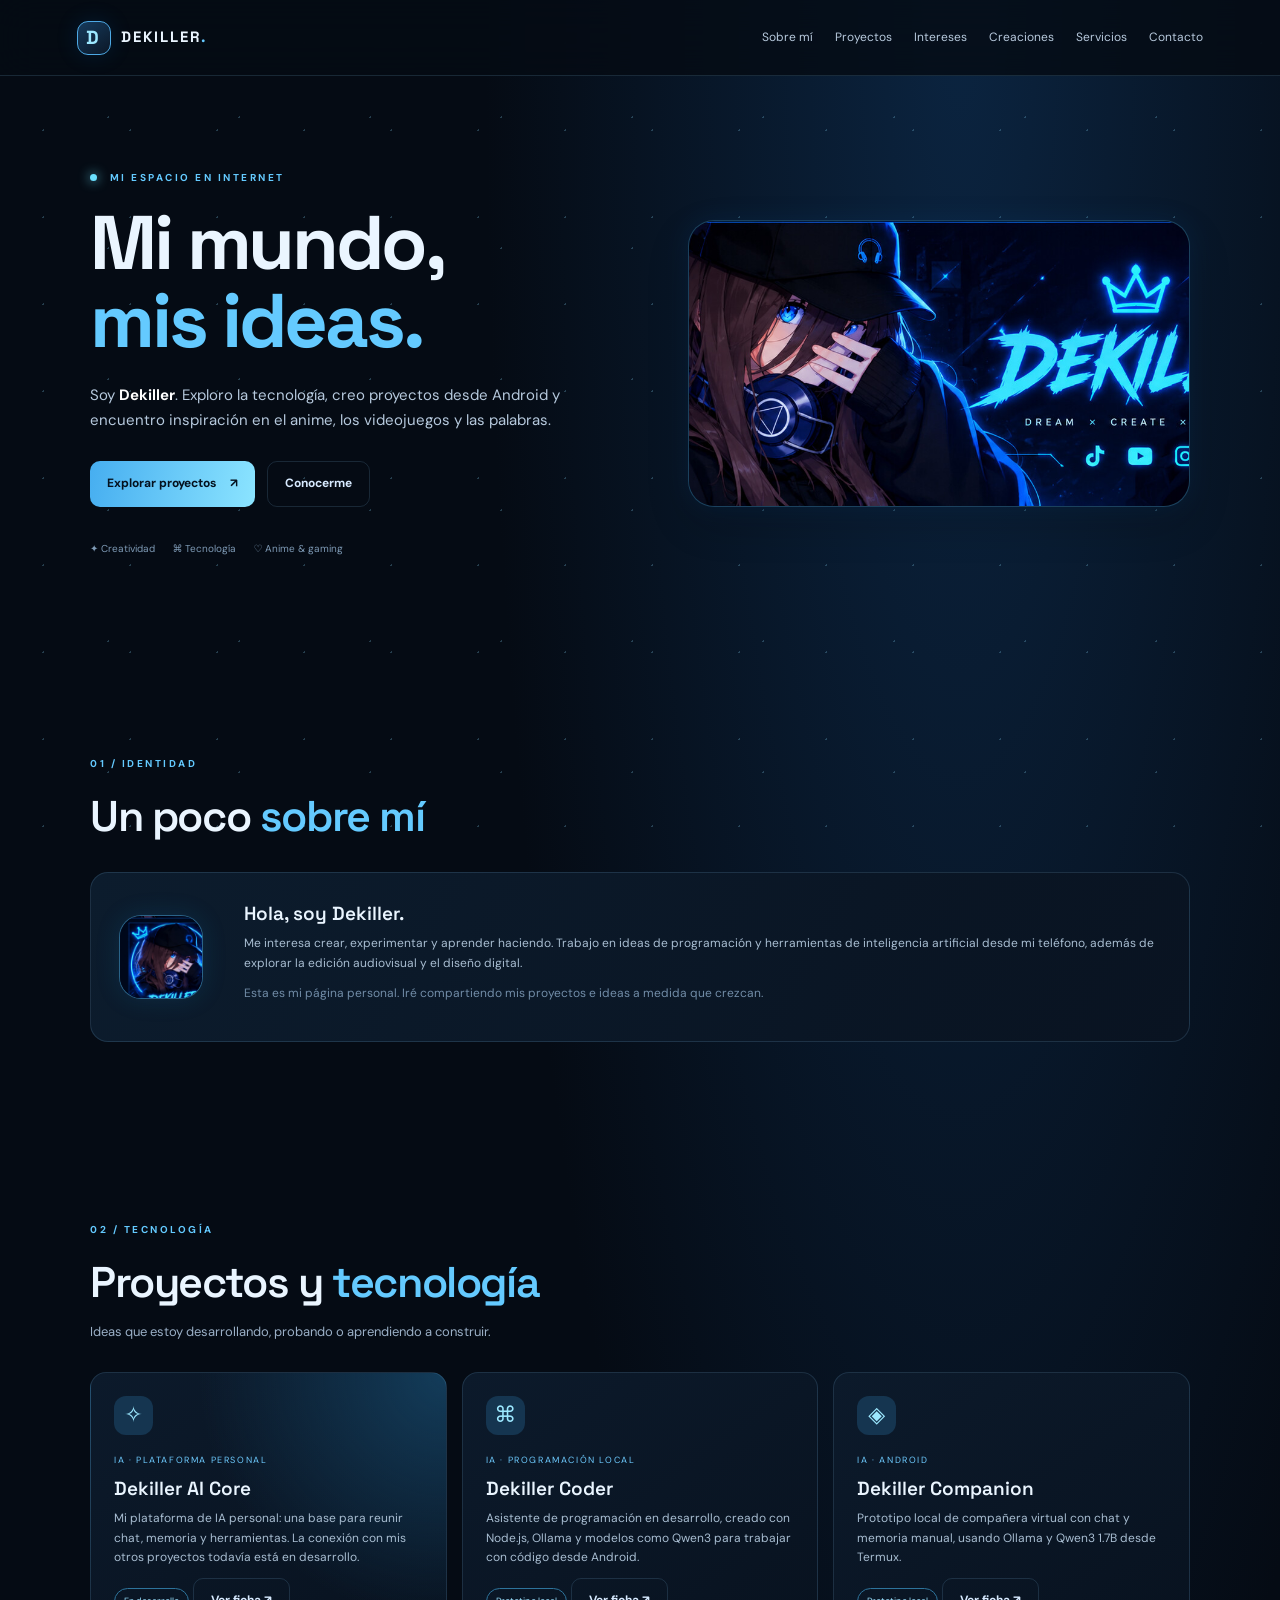
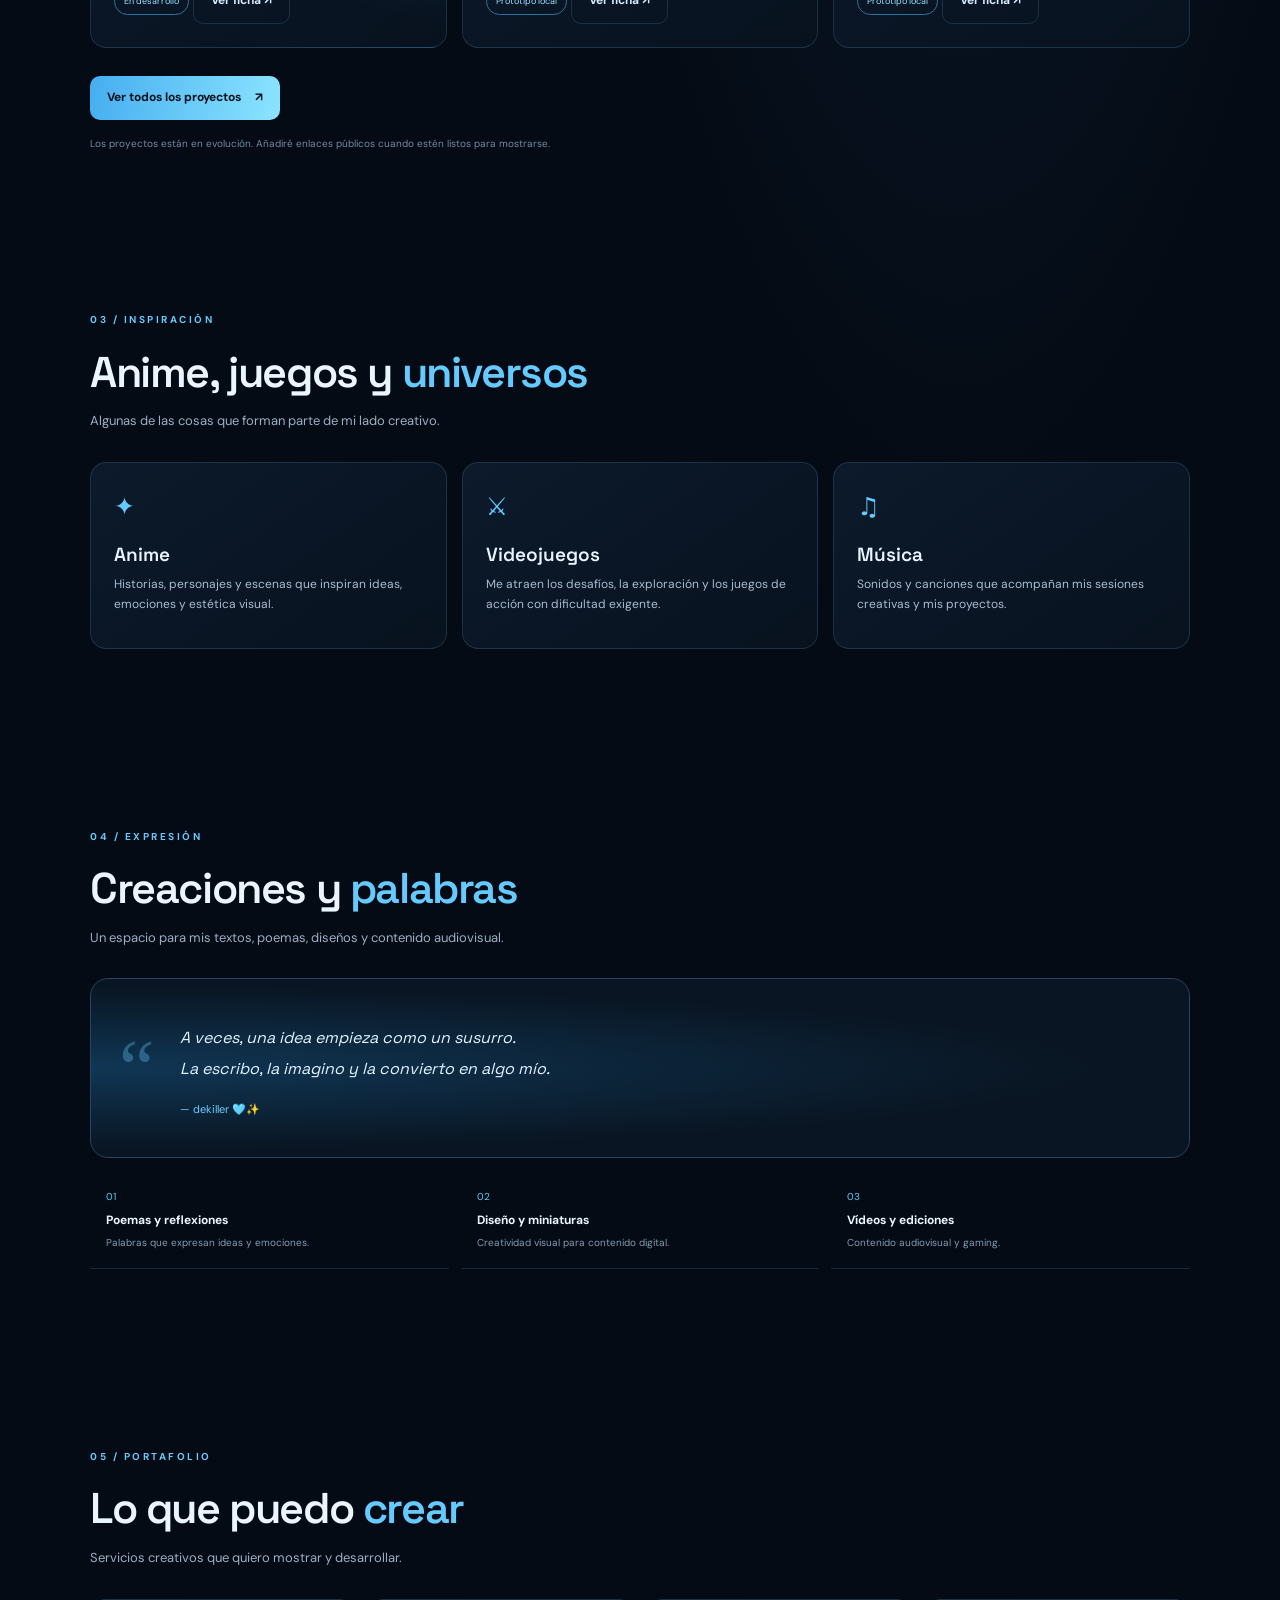
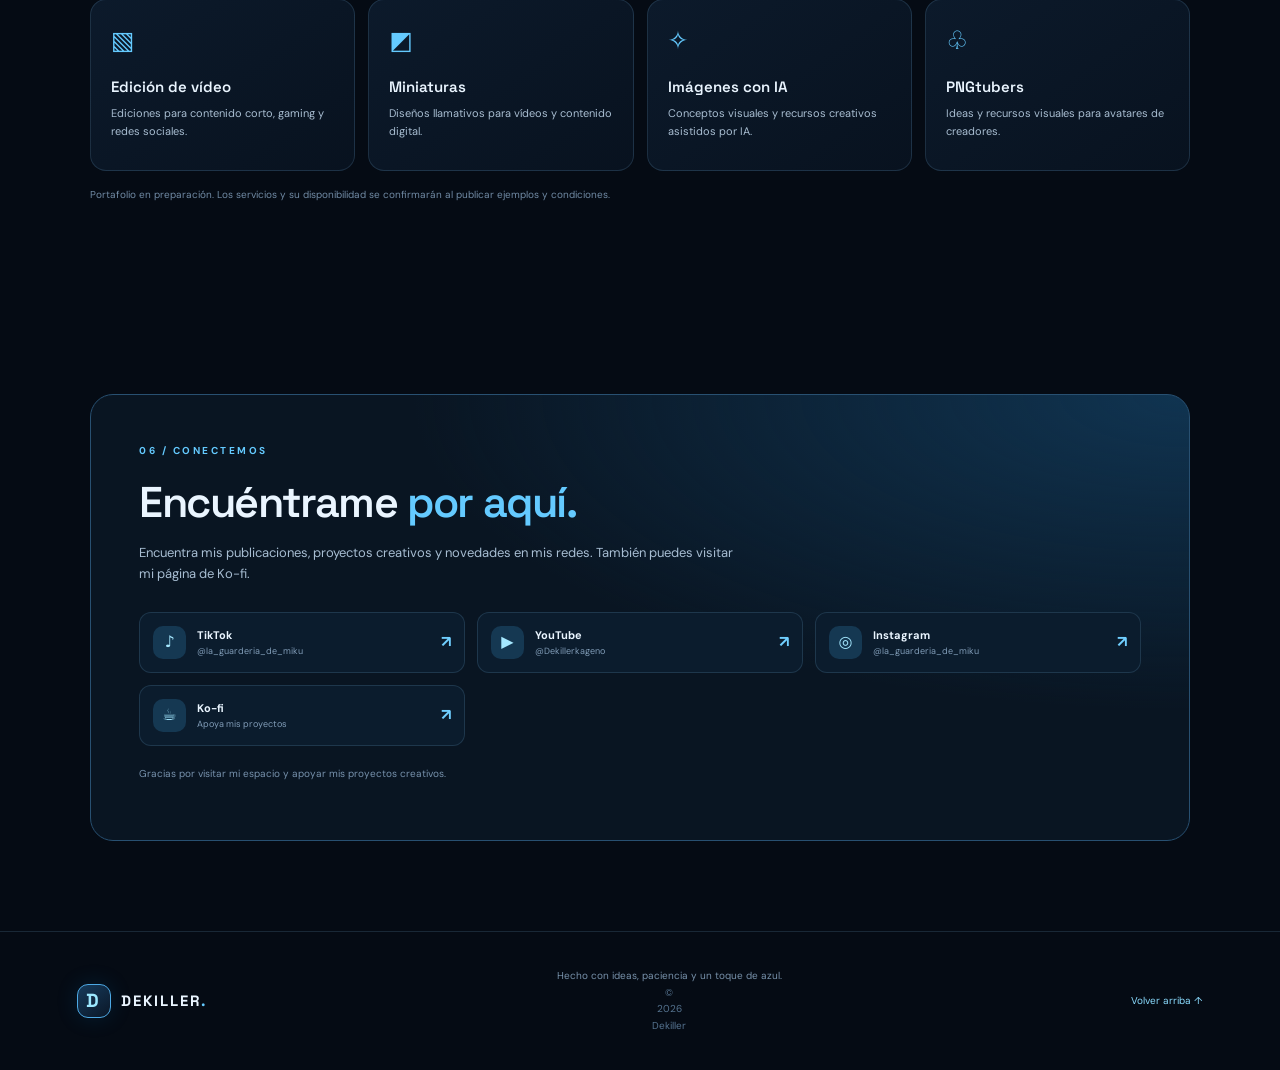
<file: index.html>
<!doctype html>
<html lang="es">
<head>
  <meta charset="utf-8">
  <meta name="viewport" content="width=device-width, initial-scale=1">
  <meta name="theme-color" content="#07111f">
  <meta name="description" content="Dekiller: tecnología, creatividad, anime, videojuegos, inteligencia artificial y proyectos personales.">
  <meta name="author" content="Dekiller">
  <meta property="og:title" content="Dekiller — Mi mundo, mis ideas">
  <meta property="og:description" content="Explora mis proyectos, creaciones y universo creativo.">
  <meta property="og:type" content="website">
  <title>Dekiller — Mi mundo, mis ideas</title>
  <link rel="stylesheet" href="style.css">
</head>
<body>
  <div class="stars" aria-hidden="true"></div>

  <header class="topbar">
    <a class="brand" href="#inicio" aria-label="Dekiller, inicio">
      <span class="brand-mark">D</span>
      <span>DEKILLER<span class="brand-dot">.</span></span>
    </a>

    <button class="menu-toggle" id="menuToggle"
      aria-label="Abrir menú" aria-expanded="false"
      aria-controls="mainNav">☰</button>

    <nav id="mainNav" aria-label="Navegación principal">
      <a href="#sobre-mi">Sobre mí</a>
      <a href="#proyectos">Proyectos</a>
      <a href="#intereses">Intereses</a>
      <a href="#creaciones">Creaciones</a>
      <a href="#servicios">Servicios</a>
      <a href="#contacto">Contacto</a>
    </nav>
  </header>

  <main>
    <!-- INICIO -->
    <section class="hero section" id="inicio">
      <div class="hero-copy">
        <p class="eyebrow">
          <span class="pulse"></span> MI ESPACIO EN INTERNET
        </p>

        <h1>Mi mundo,<br><span>mis ideas.</span></h1>

        <p class="hero-text">
          Soy <strong>Dekiller</strong>. Exploro la tecnología,
          creo proyectos desde Android y encuentro inspiración
          en el anime, los videojuegos y las palabras.
        </p>

        <div class="hero-actions">
          <a class="button primary" href="#proyectos">
            Explorar proyectos <span>↗</span>
          </a>
          <a class="button ghost" href="#sobre-mi">Conocerme</a>
        </div>

        <div class="hero-meta">
          <span>✦ Creatividad</span>
          <span>⌘ Tecnología</span>
          <span>♡ Anime &amp; gaming</span>
        </div>
      </div>

      <div class="hero-art hero-art-image">
        <img
          src="assets/dekiller-portada.jpg"
          alt="Portada de Dekiller con estética anime y tecnología azul neón"
          fetchpriority="high">
      </div>
    </section>

    <!-- SOBRE MÍ -->
    <section class="section about" id="sobre-mi">
      <div class="section-heading">
        <p class="eyebrow">01 / IDENTIDAD</p>
        <h2>Un poco <span>sobre mí</span></h2>
      </div>

      <div class="about-card">
        <div class="avatar avatar-image">
          <img
            src="assets/dekiller-avatar.jpg"
            alt="Avatar de Dekiller"
            loading="lazy">
        </div>

        <div>
          <h3>Hola, soy Dekiller.</h3>
          <p>
            Me interesa crear, experimentar y aprender haciendo.
            Trabajo en ideas de programación y herramientas de
            inteligencia artificial desde mi teléfono, además de
            explorar la edición audiovisual y el diseño digital.
          </p>
          <p class="muted">
            Esta es mi página personal. Iré compartiendo mis
            proyectos e ideas a medida que crezcan.
          </p>
        </div>
      </div>
    </section>

    <!-- PROYECTOS -->
    <section class="section" id="proyectos">
      <div class="section-heading">
        <p class="eyebrow">02 / TECNOLOGÍA</p>
        <h2>Proyectos y <span>tecnología</span></h2>
        <p class="section-intro">
          Ideas que estoy desarrollando, probando o aprendiendo a construir.
        </p>
      </div>

      <div class="card-grid">
        <article class="project-card featured">
          <div class="card-icon">✧</div>
          <p class="card-kicker">IA · PLATAFORMA PERSONAL</p>
          <h3>Dekiller AI Core</h3>
          <p>
            Mi plataforma de IA personal: una base para reunir chat,
            memoria y herramientas. La conexión con mis otros proyectos
            todavía está en desarrollo.
          </p>
          <span class="tag">En desarrollo</span>
          <a class="button ghost" href="proyectos.html#ia">Ver ficha ↗</a>
        </article>

        <article class="project-card">
          <div class="card-icon">⌘</div>
          <p class="card-kicker">IA · PROGRAMACIÓN LOCAL</p>
          <h3>Dekiller Coder</h3>
          <p>
            Asistente de programación en desarrollo, creado con Node.js,
            Ollama y modelos como Qwen3 para trabajar con código desde Android.
          </p>
          <span class="tag">Prototipo local</span>
          <a class="button ghost" href="proyectos.html#ia">Ver ficha ↗</a>
        </article>

        <article class="project-card">
          <div class="card-icon">◈</div>
          <p class="card-kicker">IA · ANDROID</p>
          <h3>Dekiller Companion</h3>
          <p>
            Prototipo local de compañera virtual con chat y memoria manual,
            usando Ollama y Qwen3 1.7B desde Termux.
          </p>
          <span class="tag">Prototipo local</span>
          <a class="button ghost" href="proyectos.html#ia">Ver ficha ↗</a>
        </article>
      </div>

      <div class="hero-actions">
        <a class="button primary" href="proyectos.html">
          Ver todos los proyectos <span>↗</span>
        </a>
      </div>

      <p class="notice">
        Los proyectos están en evolución. Añadiré enlaces públicos
        cuando estén listos para mostrarse.
      </p>
    </section>

    <!-- INTERESES -->
    <section class="section interests" id="intereses">
      <div class="section-heading">
        <p class="eyebrow">03 / INSPIRACIÓN</p>
        <h2>Anime, juegos y <span>universos</span></h2>
        <p class="section-intro">
          Algunas de las cosas que forman parte de mi lado creativo.
        </p>
      </div>

      <div class="interest-grid">
        <article class="interest-card">
          <span class="interest-symbol">✦</span>
          <h3>Anime</h3>
          <p>
            Historias, personajes y escenas que inspiran ideas,
            emociones y estética visual.
          </p>
        </article>

        <article class="interest-card">
          <span class="interest-symbol">⚔</span>
          <h3>Videojuegos</h3>
          <p>
            Me atraen los desafíos, la exploración y los juegos
            de acción con dificultad exigente.
          </p>
        </article>

        <article class="interest-card">
          <span class="interest-symbol">♫</span>
          <h3>Música</h3>
          <p>
            Sonidos y canciones que acompañan mis sesiones
            creativas y mis proyectos.
          </p>
        </article>
      </div>
    </section>

    <!-- CREACIONES -->
    <section class="section" id="creaciones">
      <div class="section-heading">
        <p class="eyebrow">04 / EXPRESIÓN</p>
        <h2>Creaciones y <span>palabras</span></h2>
        <p class="section-intro">
          Un espacio para mis textos, poemas, diseños y contenido audiovisual.
        </p>
      </div>

      <div class="creation-panel">
        <div class="creation-mark">“</div>
        <div>
          <p class="poem">
            A veces, una idea empieza como un susurro.<br>
            La escribo, la imagino y la convierto en algo mío.
          </p>
          <p class="signature">— dekiller 🩵✨</p>
        </div>
      </div>

      <div class="creation-links">
        <div>
          <span>01</span>
          <strong>Poemas y reflexiones</strong>
          <small>Palabras que expresan ideas y emociones.</small>
        </div>
        <div>
          <span>02</span>
          <strong>Diseño y miniaturas</strong>
          <small>Creatividad visual para contenido digital.</small>
        </div>
        <div>
          <span>03</span>
          <strong>Vídeos y ediciones</strong>
          <small>Contenido audiovisual y gaming.</small>
        </div>
      </div>
    </section>

    <!-- SERVICIOS -->
    <section class="section" id="servicios">
      <div class="section-heading">
        <p class="eyebrow">05 / PORTAFOLIO</p>
        <h2>Lo que puedo <span>crear</span></h2>
        <p class="section-intro">
          Servicios creativos que quiero mostrar y desarrollar.
        </p>
      </div>

      <div class="service-grid">
        <article class="service-card">
          <span>▧</span>
          <h3>Edición de vídeo</h3>
          <p>Ediciones para contenido corto, gaming y redes sociales.</p>
        </article>

        <article class="service-card">
          <span>◩</span>
          <h3>Miniaturas</h3>
          <p>Diseños llamativos para vídeos y contenido digital.</p>
        </article>

        <article class="service-card">
          <span>✧</span>
          <h3>Imágenes con IA</h3>
          <p>Conceptos visuales y recursos creativos asistidos por IA.</p>
        </article>

        <article class="service-card">
          <span>♧</span>
          <h3>PNGtubers</h3>
          <p>Ideas y recursos visuales para avatares de creadores.</p>
        </article>
      </div>

      <p class="notice">
        Portafolio en preparación. Los servicios y su disponibilidad
        se confirmarán al publicar ejemplos y condiciones.
      </p>
    </section>

    <!-- CONTACTO Y REDES -->
    <section class="section contact" id="contacto">
      <div class="contact-box">
        <p class="eyebrow">06 / CONECTEMOS</p>
        <h2>Encuéntrame <span>por aquí.</span></h2>
        <p>
          Encuentra mis publicaciones, proyectos creativos y novedades
          en mis redes. También puedes visitar mi página de Ko-fi.
        </p>

        <div class="social-list">
          <a
            href="https://www.tiktok.com/@la_guarderia_de_miku"
            target="_blank"
            rel="noopener noreferrer">
            <span class="social-icon">♪</span>
            <span>
              <strong>TikTok</strong>
              <small>@la_guarderia_de_miku</small>
            </span>
            <b>↗</b>
          </a>

          <a
            href="https://www.youtube.com/@Dekillerkageno"
            target="_blank"
            rel="noopener noreferrer">
            <span class="social-icon">▶</span>
            <span>
              <strong>YouTube</strong>
              <small>@Dekillerkageno</small>
            </span>
            <b>↗</b>
          </a>

          <a
            href="https://www.instagram.com/la_guarderia_de_miku/"
            target="_blank"
            rel="noopener noreferrer">
            <span class="social-icon">◎</span>
            <span>
              <strong>Instagram</strong>
              <small>@la_guarderia_de_miku</small>
            </span>
            <b>↗</b>
          </a>

          <a
            href="https://ko-fi.com/dekiller"
            target="_blank"
            rel="noopener noreferrer">
            <span class="social-icon">☕</span>
            <span>
              <strong>Ko-fi</strong>
              <small>Apoya mis proyectos</small>
            </span>
            <b>↗</b>
          </a>
        </div>

        <p class="privacy-note">
          Gracias por visitar mi espacio y apoyar mis proyectos creativos.
        </p>
      </div>
    </section>
  </main>

  <!-- PIE DE PÁGINA -->
  <footer>
    <a class="brand" href="#inicio">
      <span class="brand-mark">D</span>
      <span>DEKILLER<span class="brand-dot">.</span></span>
    </a>

    <p>
      Hecho con ideas, paciencia y un toque de azul.
      <span>© <span id="year"></span> Dekiller</span>
    </p>

    <a href="#inicio" class="back-top">Volver arriba ↑</a>
  </footer>

  <script src="script.js"></script>
</body>
  </html>
</file>
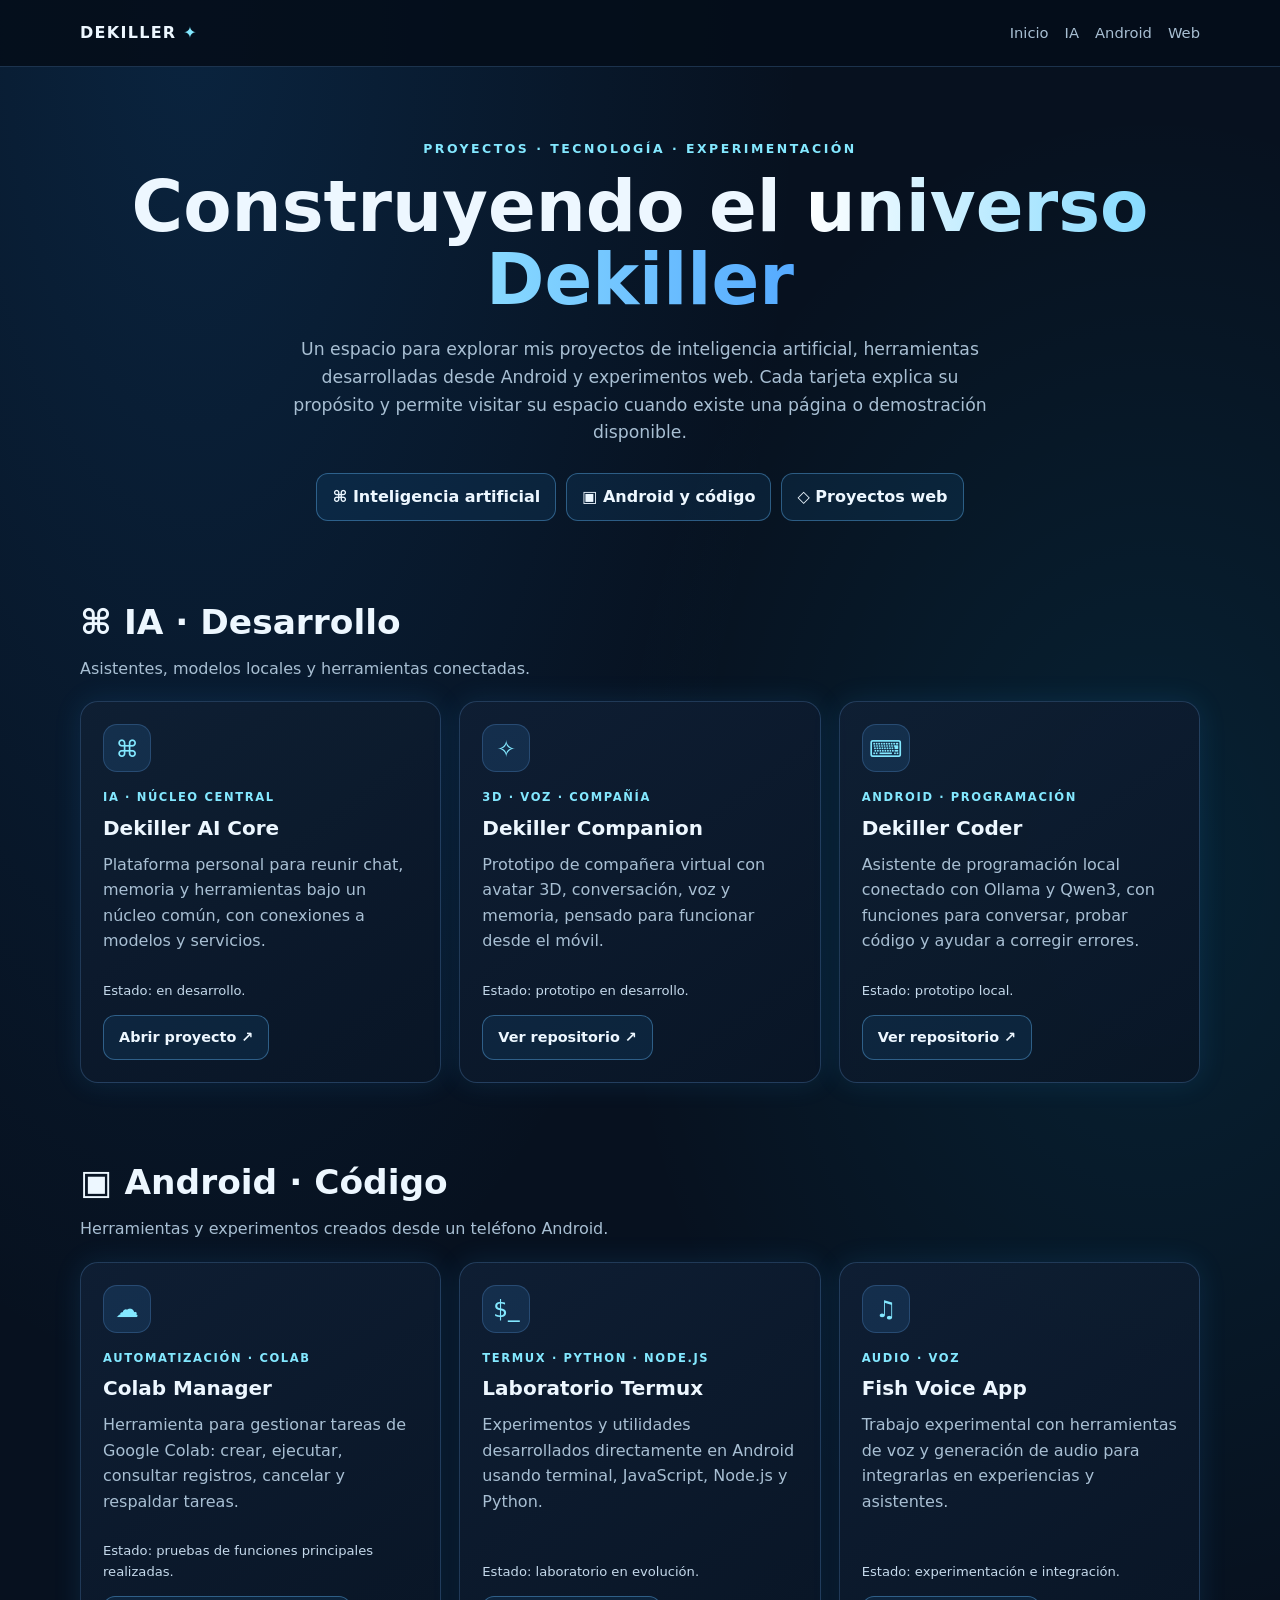
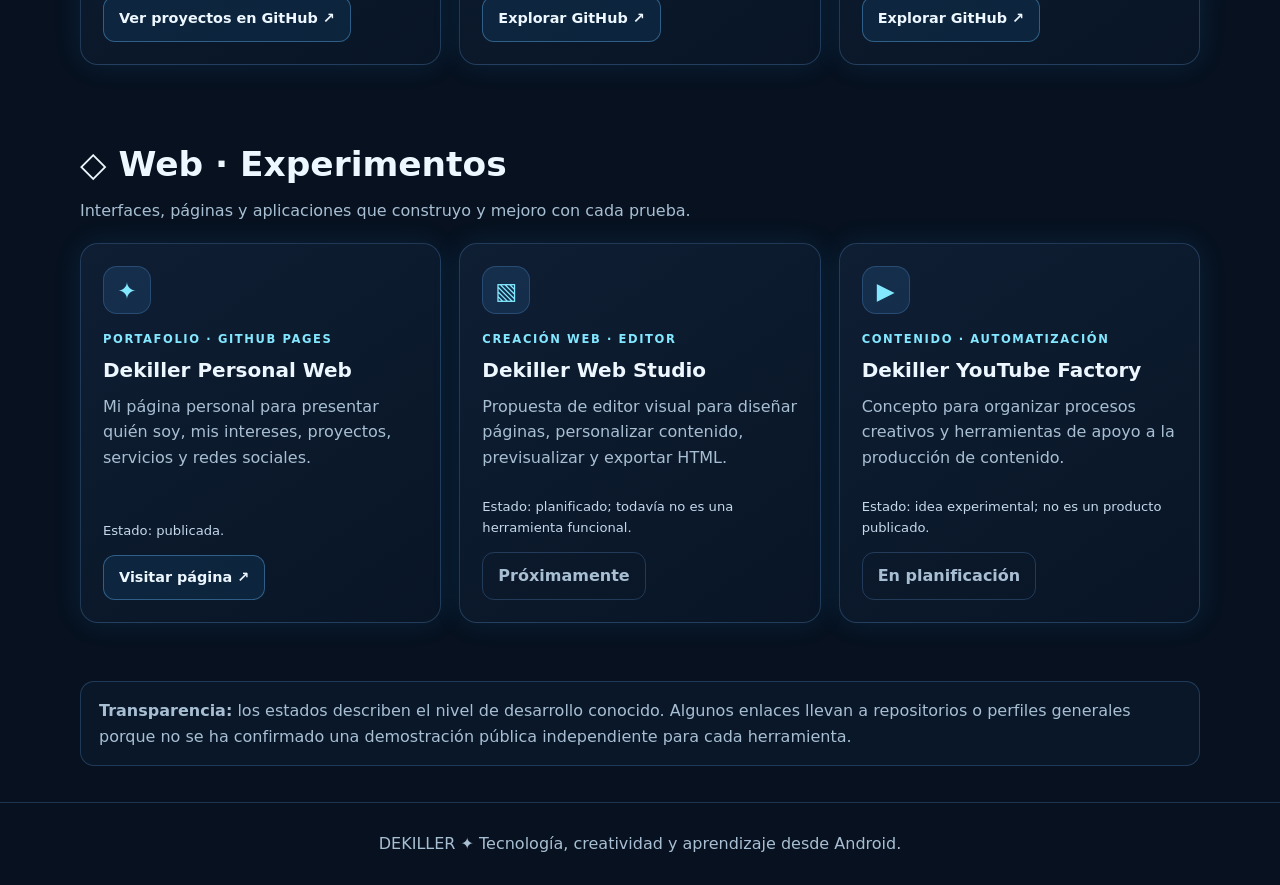
<file: index-proyectos-dekiller.html>
<!DOCTYPE html>
<html lang="es">
<head>
<meta charset="UTF-8">
<meta name="viewport" content="width=device-width, initial-scale=1.0">
<meta name="theme-color" content="#07111f">
<meta name="description" content="Proyectos de Dekiller: inteligencia artificial, desarrollo Android y experimentos web.">
<title>Proyectos y tecnología | Dekiller</title>
<style>
:root{--bg:#07111f;--panel:#0e2035;--line:rgba(116,184,255,.22);--blue:#58b8ff;--cyan:#83e8ff;--text:#edf7ff;--muted:#a8bfd3}
*{box-sizing:border-box}html{scroll-behavior:smooth}body{margin:0;color:var(--text);font-family:system-ui,-apple-system,"Segoe UI",sans-serif;background:radial-gradient(ellipse at 15% 0%,rgba(22,111,190,.2),transparent 38rem),radial-gradient(ellipse at 90% 35%,rgba(0,204,255,.09),transparent 34rem),var(--bg);line-height:1.6}a{color:inherit}.wrap{width:min(1120px,calc(100% - 32px));margin:auto}
header{padding:20px 0;border-bottom:1px solid var(--line);background:rgba(5,14,26,.9);position:sticky;top:0;z-index:5}.nav{display:flex;align-items:center;justify-content:space-between;gap:16px}.brand{text-decoration:none;font-weight:850;letter-spacing:.08em}.brand span{color:var(--cyan)}nav{display:flex;flex-wrap:wrap;gap:16px}nav a{color:var(--muted);text-decoration:none;font-size:.92rem}nav a:hover{color:var(--cyan)}
.hero{padding:72px 0 38px;text-align:center}.eyebrow{color:var(--cyan);font-size:.78rem;letter-spacing:.2em;font-weight:800}h1{margin:12px 0;font-size:clamp(2.2rem,7vw,4.4rem);line-height:1.05}.gradient{background:linear-gradient(90deg,#fff,#8bdcff,#55aaff);color:transparent;background-clip:text}.intro{max-width:720px;margin:18px auto 0;color:var(--muted);font-size:1.08rem}.quick{display:flex;justify-content:center;flex-wrap:wrap;gap:10px;margin-top:26px}.quick a,.link{display:inline-flex;align-items:center;justify-content:center;border:1px solid rgba(102,190,255,.38);border-radius:12px;padding:10px 15px;text-decoration:none;font-weight:700;background:rgba(39,129,203,.12);transition:.2s}.quick a:hover,.link:hover{transform:translateY(-2px);border-color:var(--cyan);box-shadow:0 0 28px rgba(51,164,255,.16)}
section{padding:36px 0;scroll-margin-top:90px}.head{margin-bottom:20px}.head h2{margin:0;font-size:clamp(1.5rem,4vw,2.15rem)}.head p{margin:6px 0 0;color:var(--muted)}.grid{display:grid;grid-template-columns:repeat(3,minmax(0,1fr));gap:18px}.card{min-width:0;padding:22px;border:1px solid var(--line);border-radius:18px;background:linear-gradient(145deg,rgba(15,31,52,.96),rgba(9,22,38,.96));box-shadow:0 0 28px rgba(51,164,255,.12);display:flex;flex-direction:column}.icon{width:48px;height:48px;display:grid;place-items:center;border-radius:14px;color:var(--cyan);font-size:1.45rem;background:rgba(62,164,255,.13);border:1px solid var(--line)}.tag{margin-top:16px;color:var(--cyan);font-size:.72rem;font-weight:800;letter-spacing:.14em}.card h3{margin:5px 0 8px;font-size:1.25rem}.card p{margin:0 0 16px;color:var(--muted)}.status{color:#c5d9eb;font-size:.82rem;margin-top:auto;padding:10px 0 14px}.link{align-self:flex-start;font-size:.9rem}.soon{display:inline-block;align-self:flex-start;border:1px solid var(--line);border-radius:12px;padding:10px 15px;color:var(--muted);font-weight:700}.note{margin-top:22px;padding:16px 18px;border:1px solid var(--line);border-radius:14px;color:var(--muted);background:rgba(12,29,48,.65)}footer{margin-top:36px;padding:28px 0;border-top:1px solid var(--line);color:var(--muted);text-align:center}
@media(max-width:800px){.grid{grid-template-columns:repeat(2,minmax(0,1fr))}}@media(max-width:560px){.nav{align-items:flex-start;flex-direction:column}nav{gap:12px}.hero{padding-top:50px}.grid{grid-template-columns:1fr}.card{padding:19px}}
</style>
</head>
<body>
<header><div class="wrap nav"><a class="brand" href="../index.html">DEKILLER<span> ✦</span></a><nav aria-label="Navegación principal"><a href="../index.html">Inicio</a><a href="#ia">IA</a><a href="#android">Android</a><a href="#web">Web</a></nav></div></header>
<main class="wrap">
<section class="hero"><div class="eyebrow">PROYECTOS · TECNOLOGÍA · EXPERIMENTACIÓN</div><h1>Construyendo el <span class="gradient">universo Dekiller</span></h1><p class="intro">Un espacio para explorar mis proyectos de inteligencia artificial, herramientas desarrolladas desde Android y experimentos web. Cada tarjeta explica su propósito y permite visitar su espacio cuando existe una página o demostración disponible.</p><div class="quick"><a href="#ia">⌘ Inteligencia artificial</a><a href="#android">▣ Android y código</a><a href="#web">◇ Proyectos web</a></div></section>
<section id="ia"><div class="head"><h2>⌘ IA · Desarrollo</h2><p>Asistentes, modelos locales y herramientas conectadas.</p></div><div class="grid">
<article class="card"><div class="icon">⌘</div><div class="tag">IA · NÚCLEO CENTRAL</div><h3>Dekiller AI Core</h3><p>Plataforma personal para reunir chat, memoria y herramientas bajo un núcleo común, con conexiones a modelos y servicios.</p><div class="status">Estado: en desarrollo.</div><a class="link" href="https://dekiller-ai.onrender.com/" target="_blank" rel="noopener noreferrer">Abrir proyecto ↗</a></article>
<article class="card"><div class="icon">✧</div><div class="tag">3D · VOZ · COMPAÑÍA</div><h3>Dekiller Companion</h3><p>Prototipo de compañera virtual con avatar 3D, conversación, voz y memoria, pensado para funcionar desde el móvil.</p><div class="status">Estado: prototipo en desarrollo.</div><a class="link" href="https://github.com/dekiller01/dekiller-companion" target="_blank" rel="noopener noreferrer">Ver repositorio ↗</a></article>
<article class="card"><div class="icon">⌨</div><div class="tag">ANDROID · PROGRAMACIÓN</div><h3>Dekiller Coder</h3><p>Asistente de programación local conectado con Ollama y Qwen3, con funciones para conversar, probar código y ayudar a corregir errores.</p><div class="status">Estado: prototipo local.</div><a class="link" href="https://github.com/dekiller01/dekiller-coder-local" target="_blank" rel="noopener noreferrer">Ver repositorio ↗</a></article>
</div></section>
<section id="android"><div class="head"><h2>▣ Android · Código</h2><p>Herramientas y experimentos creados desde un teléfono Android.</p></div><div class="grid">
<article class="card"><div class="icon">☁</div><div class="tag">AUTOMATIZACIÓN · COLAB</div><h3>Colab Manager</h3><p>Herramienta para gestionar tareas de Google Colab: crear, ejecutar, consultar registros, cancelar y respaldar tareas.</p><div class="status">Estado: pruebas de funciones principales realizadas.</div><a class="link" href="https://github.com/dekiller01" target="_blank" rel="noopener noreferrer">Ver proyectos en GitHub ↗</a></article>
<article class="card"><div class="icon">$_</div><div class="tag">TERMUX · PYTHON · NODE.JS</div><h3>Laboratorio Termux</h3><p>Experimentos y utilidades desarrollados directamente en Android usando terminal, JavaScript, Node.js y Python.</p><div class="status">Estado: laboratorio en evolución.</div><a class="link" href="https://github.com/dekiller01" target="_blank" rel="noopener noreferrer">Explorar GitHub ↗</a></article>
<article class="card"><div class="icon">♫</div><div class="tag">AUDIO · VOZ</div><h3>Fish Voice App</h3><p>Trabajo experimental con herramientas de voz y generación de audio para integrarlas en experiencias y asistentes.</p><div class="status">Estado: experimentación e integración.</div><a class="link" href="https://github.com/dekiller01" target="_blank" rel="noopener noreferrer">Explorar GitHub ↗</a></article>
</div></section>
<section id="web"><div class="head"><h2>◇ Web · Experimentos</h2><p>Interfaces, páginas y aplicaciones que construyo y mejoro con cada prueba.</p></div><div class="grid">
<article class="card"><div class="icon">✦</div><div class="tag">PORTAFOLIO · GITHUB PAGES</div><h3>Dekiller Personal Web</h3><p>Mi página personal para presentar quién soy, mis intereses, proyectos, servicios y redes sociales.</p><div class="status">Estado: publicada.</div><a class="link" href="https://dekiller01.github.io/dekiller-personal-web/" target="_blank" rel="noopener noreferrer">Visitar página ↗</a></article>
<article class="card"><div class="icon">▧</div><div class="tag">CREACIÓN WEB · EDITOR</div><h3>Dekiller Web Studio</h3><p>Propuesta de editor visual para diseñar páginas, personalizar contenido, previsualizar y exportar HTML.</p><div class="status">Estado: planificado; todavía no es una herramienta funcional.</div><span class="soon">Próximamente</span></article>
<article class="card"><div class="icon">▶</div><div class="tag">CONTENIDO · AUTOMATIZACIÓN</div><h3>Dekiller YouTube Factory</h3><p>Concepto para organizar procesos creativos y herramientas de apoyo a la producción de contenido.</p><div class="status">Estado: idea experimental; no es un producto publicado.</div><span class="soon">En planificación</span></article>
</div></section>
<div class="note"><strong>Transparencia:</strong> los estados describen el nivel de desarrollo conocido. Algunos enlaces llevan a repositorios o perfiles generales porque no se ha confirmado una demostración pública independiente para cada herramienta.</div>
</main>
<footer><div class="wrap">DEKILLER ✦ Tecnología, creatividad y aprendizaje desde Android.</div></footer>
</body></html>
</file>
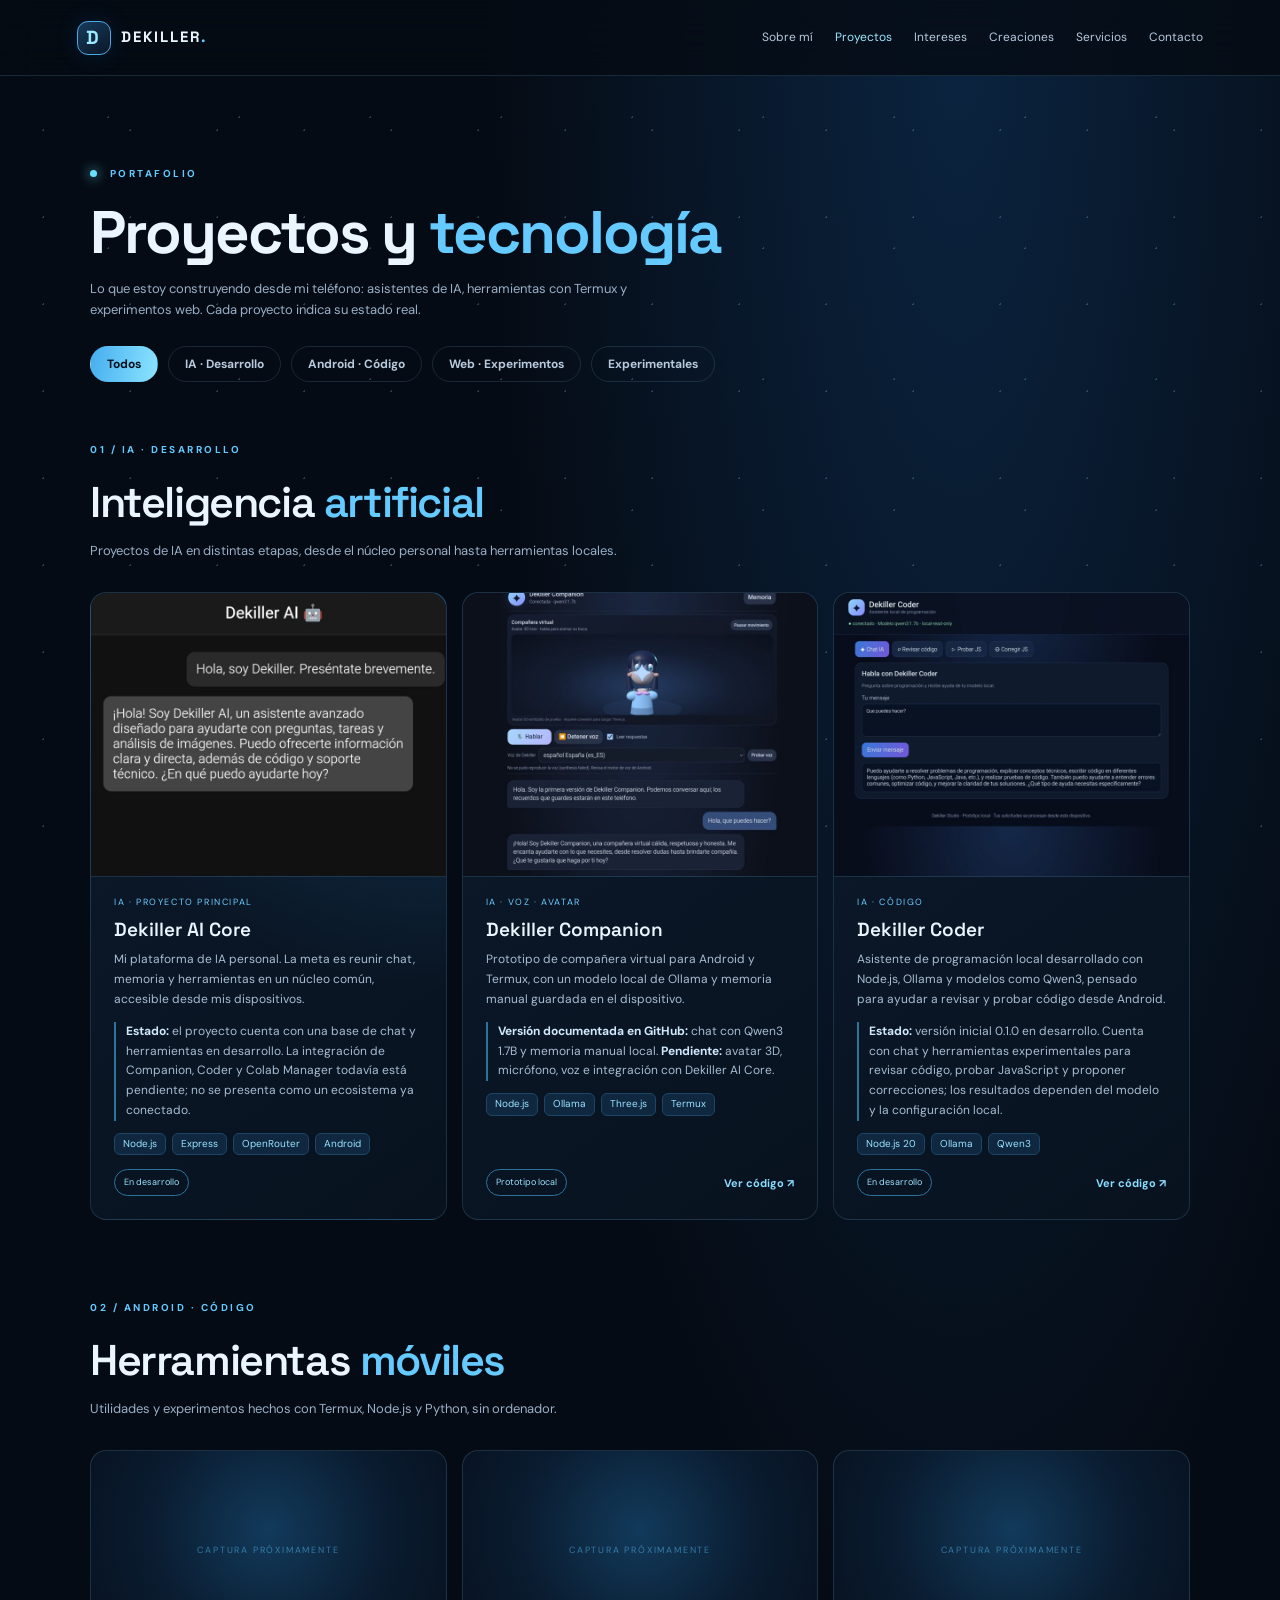
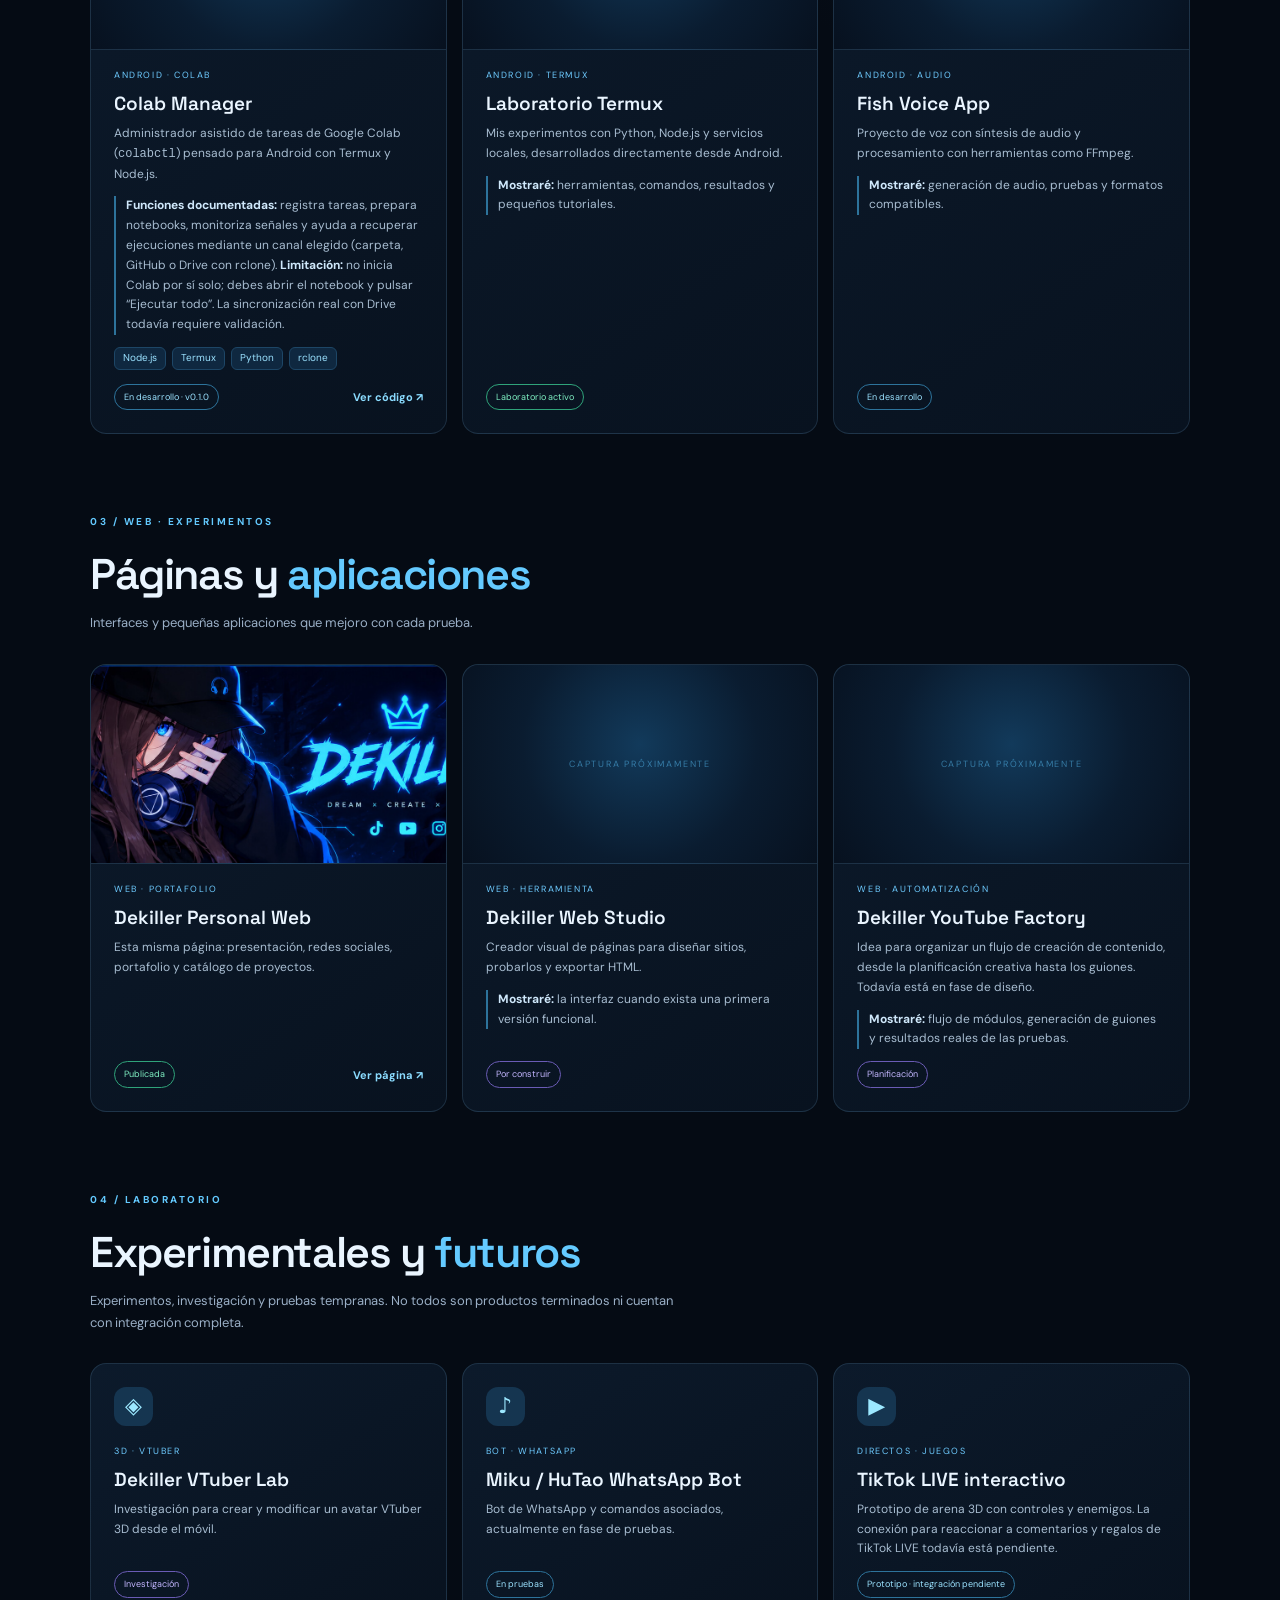
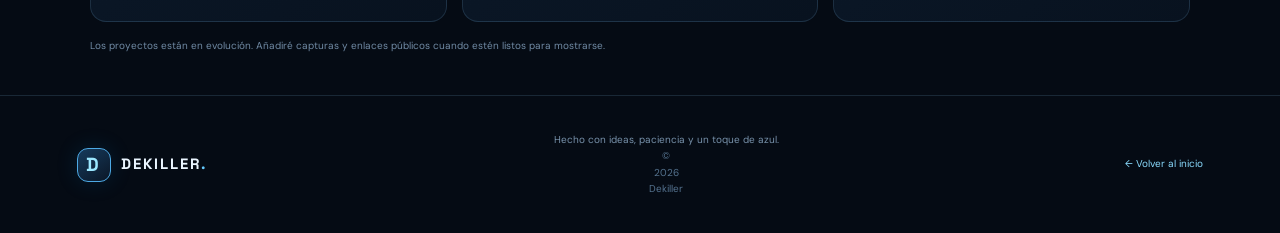
<file: proyectos.html>
<!doctype html>
<html lang="es">
<head>
  <meta charset="utf-8">
  <meta name="viewport" content="width=device-width, initial-scale=1">
  <meta name="theme-color" content="#07111f">
  <meta name="description" content="Catálogo de proyectos de Dekiller: asistentes de IA, herramientas Android, desarrollo web y experimentos en distintas etapas.">
  <meta name="author" content="Dekiller">
  <meta property="og:title" content="Proyectos — Dekiller">
  <meta property="og:description" content="Proyectos personales creados y probados desde Android: conoce qué funciona, qué sigue en desarrollo y qué está en planificación.">
  <meta property="og:type" content="website">
  <title>Proyectos — Dekiller</title>
  <link rel="stylesheet" href="style.css">
  <style>
    /* Extras solo para la página de proyectos (usan las variables de style.css) */
    .page-hero{padding-bottom:10px}
    .page-hero h1{font:700 clamp(38px,6vw,60px)/1.05 'Space Grotesk',sans-serif;letter-spacing:-2px;margin:0 0 14px}

    .filters{display:flex;gap:10px;flex-wrap:wrap;margin-top:26px}
    .filters button{font:700 12px 'DM Sans',sans-serif;color:#b7c9dc;background:transparent;border:1px solid var(--line);
      border-radius:30px;padding:9px 16px;cursor:pointer;transition:.2s}
    .filters button:hover{border-color:rgba(90,207,255,.6);color:var(--cyan)}
    .filters button.on{background:linear-gradient(100deg,#46aef0,#8be4ff);color:#04111e;border-color:transparent}

    .group{padding-top:50px;padding-bottom:30px}
    .group.hidden{display:none}

    .project-card{display:flex;flex-direction:column}
    .project-card .tag{align-self:flex-start;margin-top:auto}
    .project-card p:not(.card-kicker){margin-bottom:12px}
    .shot{aspect-ratio:16/9;margin:-23px -23px 18px;border-radius:16px 16px 0 0;overflow:hidden;display:grid;place-items:center;
      background:radial-gradient(circle at 50% 40%,#123a5b 0,#0a1c30 55%,#07111f);border-bottom:1px solid var(--line);
      color:#5bc7ff80;font-size:9px;letter-spacing:1.8px}
    .shot img{width:100%;height:100%;object-fit:cover;display:block}
    .shot-img{aspect-ratio:5/4}
    .shot-img img{object-position:top}
    .show{font-size:11px;color:#8fa9c2;border-left:2px solid #2d739b;padding-left:10px;margin:0 0 14px}
    .show b{color:#cfe8fb}
    .card-foot{display:flex;align-items:center;justify-content:space-between;gap:10px;margin-top:auto}
    .card-foot .tag{margin-top:0}
    .card-link{font-size:11px;font-weight:700;color:#8bdcff}
    .card-link:hover{color:#fff}
    .chips{display:flex;flex-wrap:wrap;gap:6px;margin:0 0 14px}
    .chips span{font-size:10px;color:#9be2ff;background:#0f2840;border:1px solid #1d4666;border-radius:6px;padding:2px 8px}

    /* Estados */
    .tag.ok{border-color:#2fa37a;color:#7ff0c3}
    .tag.wip{border-color:#2d739b;color:#9be2ff}
    .tag.idea{border-color:#6a5bb5;color:#c3b6ff}

    .card-grid.two{grid-template-columns:repeat(3,1fr)}
    @media(max-width:760px){
      .card-grid.two{grid-template-columns:1fr}
      .shot{margin:-21px -21px 16px}
      .filters button{min-height:40px}
    }
  </style>
</head>
<body>
  <div class="stars" aria-hidden="true"></div>

  <header class="topbar">
    <a class="brand" href="index.html#inicio" aria-label="Dekiller, inicio">
      <span class="brand-mark">D</span>
      <span>DEKILLER<span class="brand-dot">.</span></span>
    </a>

    <button class="menu-toggle" id="menuToggle"
      aria-label="Abrir menú" aria-expanded="false"
      aria-controls="mainNav">☰</button>

    <nav id="mainNav" aria-label="Navegación principal">
      <a href="index.html#sobre-mi">Sobre mí</a>
      <a href="proyectos.html" style="color:var(--cyan)" aria-current="page">Proyectos</a>
      <a href="index.html#intereses">Intereses</a>
      <a href="index.html#creaciones">Creaciones</a>
      <a href="index.html#servicios">Servicios</a>
      <a href="index.html#contacto">Contacto</a>
    </nav>
  </header>

  <main>
    <!-- CABECERA -->
    <section class="section page-hero">
      <p class="eyebrow"><span class="pulse"></span> PORTAFOLIO</p>
      <h1>Proyectos y <span>tecnología</span></h1>
      <p class="section-intro">
        Lo que estoy construyendo desde mi teléfono: asistentes de IA,
        herramientas con Termux y experimentos web. Cada proyecto
        indica su estado real.
      </p>

      <div class="filters" id="filters" role="group" aria-label="Filtrar proyectos">
        <button class="on" data-f="all">Todos</button>
        <button data-f="ia">IA · Desarrollo</button>
        <button data-f="android">Android · Código</button>
        <button data-f="web">Web · Experimentos</button>
        <button data-f="futuro">Experimentales</button>
      </div>
    </section>

    <!-- IA -->
    <section class="section group" data-g="ia" id="ia">
      <div class="section-heading">
        <p class="eyebrow">01 / IA · DESARROLLO</p>
        <h2>Inteligencia <span>artificial</span></h2>
        <p class="section-intro">Proyectos de IA en distintas etapas, desde el núcleo personal hasta herramientas locales.</p>
      </div>

      <div class="card-grid">
        <article class="project-card featured">
          <div class="shot shot-img"><img src="assets/proyectos/dekiller-ai-core.jpg" alt="Chat de Dekiller AI: el asistente se presenta y ofrece ayuda con preguntas, código y análisis de imágenes" loading="lazy"></div>
          <p class="card-kicker">IA · PROYECTO PRINCIPAL</p>
          <h3>Dekiller AI Core</h3>
          <p>Mi plataforma de IA personal. La meta es reunir chat, memoria y herramientas en un núcleo común, accesible desde mis dispositivos.</p>
          <p class="show"><b>Estado:</b> el proyecto cuenta con una base de chat y herramientas en desarrollo. La integración de Companion, Coder y Colab Manager todavía está pendiente; no se presenta como un ecosistema ya conectado.</p>
          <div class="chips"><span>Node.js</span><span>Express</span><span>OpenRouter</span><span>Android</span></div>
          <div class="card-foot"><span class="tag wip">En desarrollo</span></div>
        </article>

        <article class="project-card">
          <div class="shot shot-img"><img src="assets/proyectos/dekiller-companion.jpg" alt="Captura de la interfaz del prototipo Dekiller Companion en un teléfono Android" loading="lazy"></div>
          <p class="card-kicker">IA · VOZ · AVATAR</p>
          <h3>Dekiller Companion</h3>
          <p>Prototipo de compañera virtual para Android y Termux, con un modelo local de Ollama y memoria manual guardada en el dispositivo.</p>
          <p class="show"><b>Versión documentada en GitHub:</b> chat con Qwen3 1.7B y memoria manual local. <b>Pendiente:</b> avatar 3D, micrófono, voz e integración con Dekiller AI Core.</p>
          <div class="chips"><span>Node.js</span><span>Ollama</span><span>Three.js</span><span>Termux</span></div>
          <div class="card-foot">
            <span class="tag wip">Prototipo local</span>
            <a class="card-link" href="https://github.com/dekiller01/dekiller-companion" target="_blank" rel="noopener noreferrer">Ver código ↗</a>
          </div>
        </article>

        <article class="project-card">
          <div class="shot shot-img"><img src="assets/proyectos/dekiller-coder.jpg" alt="Dekiller Coder en el móvil: chat con las pestañas Revisar código, Probar JS y Corregir JS" loading="lazy"></div>
          <p class="card-kicker">IA · CÓDIGO</p>
          <h3>Dekiller Coder</h3>
          <p>Asistente de programación local desarrollado con Node.js, Ollama y modelos como Qwen3, pensado para ayudar a revisar y probar código desde Android.</p>
          <p class="show"><b>Estado:</b> versión inicial 0.1.0 en desarrollo. Cuenta con chat y herramientas experimentales para revisar código, probar JavaScript y proponer correcciones; los resultados dependen del modelo y la configuración local.</p>
          <div class="chips"><span>Node.js 20</span><span>Ollama</span><span>Qwen3</span></div>
          <div class="card-foot">
            <span class="tag wip">En desarrollo</span>
            <a class="card-link" href="https://github.com/dekiller01/dekiller-coder-local" target="_blank" rel="noopener noreferrer">Ver código ↗</a>
          </div>
        </article>
      </div>
    </section>

    <!-- ANDROID -->
    <section class="section group" data-g="android" id="android">
      <div class="section-heading">
        <p class="eyebrow">02 / ANDROID · CÓDIGO</p>
        <h2>Herramientas <span>móviles</span></h2>
        <p class="section-intro">Utilidades y experimentos hechos con Termux, Node.js y Python, sin ordenador.</p>
      </div>

      <div class="card-grid">
        <article class="project-card">
          <div class="shot">CAPTURA PRÓXIMAMENTE</div>
          <p class="card-kicker">ANDROID · COLAB</p>
          <h3>Colab Manager</h3>
          <p>Administrador asistido de tareas de Google Colab (<code>colabctl</code>) pensado para Android con Termux y Node.js.</p>
          <p class="show"><b>Funciones documentadas:</b> registra tareas, prepara notebooks, monitoriza señales y ayuda a recuperar ejecuciones mediante un canal elegido (carpeta, GitHub o Drive con rclone). <b>Limitación:</b> no inicia Colab por sí solo; debes abrir el notebook y pulsar “Ejecutar todo”. La sincronización real con Drive todavía requiere validación.</p>
          <div class="chips"><span>Node.js</span><span>Termux</span><span>Python</span><span>rclone</span></div>
          <div class="card-foot">
            <span class="tag wip">En desarrollo · v0.1.0</span>
            <a class="card-link" href="https://github.com/dekiller01/colab-manager" target="_blank" rel="noopener noreferrer">Ver código ↗</a>
          </div>
        </article>

        <article class="project-card">
          <div class="shot">CAPTURA PRÓXIMAMENTE</div>
          <p class="card-kicker">ANDROID · TERMUX</p>
          <h3>Laboratorio Termux</h3>
          <p>Mis experimentos con Python, Node.js y servicios locales, desarrollados directamente desde Android.</p>
          <p class="show"><b>Mostraré:</b> herramientas, comandos, resultados y pequeños tutoriales.</p>
          <div class="card-foot"><span class="tag ok">Laboratorio activo</span></div>
        </article>

        <article class="project-card">
          <div class="shot">CAPTURA PRÓXIMAMENTE</div>
          <p class="card-kicker">ANDROID · AUDIO</p>
          <h3>Fish Voice App</h3>
          <p>Proyecto de voz con síntesis de audio y procesamiento con herramientas como FFmpeg.</p>
          <p class="show"><b>Mostraré:</b> generación de audio, pruebas y formatos compatibles.</p>
          <div class="card-foot"><span class="tag wip">En desarrollo</span></div>
        </article>
      </div>
    </section>

    <!-- WEB -->
    <section class="section group" data-g="web" id="web">
      <div class="section-heading">
        <p class="eyebrow">03 / WEB · EXPERIMENTOS</p>
        <h2>Páginas y <span>aplicaciones</span></h2>
        <p class="section-intro">Interfaces y pequeñas aplicaciones que mejoro con cada prueba.</p>
      </div>

      <div class="card-grid">
        <article class="project-card">
          <div class="shot"><img src="assets/dekiller-portada.jpg" alt="Portada de la web de Dekiller" loading="lazy"></div>
          <p class="card-kicker">WEB · PORTAFOLIO</p>
          <h3>Dekiller Personal Web</h3>
          <p>Esta misma página: presentación, redes sociales, portafolio y catálogo de proyectos.</p>
          <div class="card-foot">
            <span class="tag ok">Publicada</span>
            <a class="card-link" href="index.html">Ver página ↗</a>
          </div>
        </article>

        <article class="project-card">
          <div class="shot">CAPTURA PRÓXIMAMENTE</div>
          <p class="card-kicker">WEB · HERRAMIENTA</p>
          <h3>Dekiller Web Studio</h3>
          <p>Creador visual de páginas para diseñar sitios, probarlos y exportar HTML.</p>
          <p class="show"><b>Mostraré:</b> la interfaz cuando exista una primera versión funcional.</p>
          <div class="card-foot"><span class="tag idea">Por construir</span></div>
        </article>

        <article class="project-card">
          <div class="shot">CAPTURA PRÓXIMAMENTE</div>
          <p class="card-kicker">WEB · AUTOMATIZACIÓN</p>
          <h3>Dekiller YouTube Factory</h3>
          <p>Idea para organizar un flujo de creación de contenido, desde la planificación creativa hasta los guiones. Todavía está en fase de diseño.</p>
          <p class="show"><b>Mostraré:</b> flujo de módulos, generación de guiones y resultados reales de las pruebas.</p>
          <div class="card-foot"><span class="tag idea">Planificación</span></div>
        </article>
      </div>
    </section>

    <!-- EXPERIMENTALES -->
    <section class="section group" data-g="futuro" id="futuro">
      <div class="section-heading">
        <p class="eyebrow">04 / LABORATORIO</p>
        <h2>Experimentales y <span>futuros</span></h2>
        <p class="section-intro">Experimentos, investigación y pruebas tempranas. No todos son productos terminados ni cuentan con integración completa.</p>
      </div>

      <div class="card-grid">
        <article class="project-card">
          <div class="card-icon">◈</div>
          <p class="card-kicker">3D · VTUBER</p>
          <h3>Dekiller VTuber Lab</h3>
          <p>Investigación para crear y modificar un avatar VTuber 3D desde el móvil.</p>
          <div class="card-foot"><span class="tag idea">Investigación</span></div>
        </article>

        <article class="project-card">
          <div class="card-icon">♪</div>
          <p class="card-kicker">BOT · WHATSAPP</p>
          <h3>Miku / HuTao WhatsApp Bot</h3>
          <p>Bot de WhatsApp y comandos asociados, actualmente en fase de pruebas.</p>
          <div class="card-foot"><span class="tag wip">En pruebas</span></div>
        </article>

        <article class="project-card">
          <div class="card-icon">▶</div>
          <p class="card-kicker">DIRECTOS · JUEGOS</p>
          <h3>TikTok LIVE interactivo</h3>
          <p>Prototipo de arena 3D con controles y enemigos. La conexión para reaccionar a comentarios y regalos de TikTok LIVE todavía está pendiente.</p>
          <div class="card-foot"><span class="tag wip">Prototipo · integración pendiente</span></div>
        </article>
      </div>

      <p class="notice">
        Los proyectos están en evolución. Añadiré capturas y enlaces
        públicos cuando estén listos para mostrarse.
      </p>
    </section>
  </main>

  <footer>
    <a class="brand" href="index.html#inicio">
      <span class="brand-mark">D</span>
      <span>DEKILLER<span class="brand-dot">.</span></span>
    </a>

    <p>
      Hecho con ideas, paciencia y un toque de azul.
      <span>© <span id="year"></span> Dekiller</span>
    </p>

    <a href="index.html#inicio" class="back-top">← Volver al inicio</a>
  </footer>

  <script src="script.js"></script>
  <script>
    // Filtros por categoría
    (function () {
      var btns = document.querySelectorAll('#filters button');
      var groups = document.querySelectorAll('section.group');
      btns.forEach(function (b) {
        b.addEventListener('click', function () {
          btns.forEach(function (x) { x.classList.remove('on'); });
          b.classList.add('on');
          var f = b.dataset.f;
          groups.forEach(function (g) {
            g.classList.toggle('hidden', f !== 'all' && g.dataset.g !== f);
          });
        });
      });
    })();
  </script>
</body>
</html>
</file>
<file: style.css>
@import url('https://fonts.googleapis.com/css2?family=DM+Sans:wght@400;500;600;700&family=Space+Grotesk:wght@400;500;600;700&display=swap');
:root{--bg:#050b14;--panel:#0b1625;--panel2:#0e1d30;--text:#eaf5ff;--muted:#9aafc6;--blue:#64caff;--cyan:#9ce8ff;--line:rgba(130,194,237,.16);--glow:rgba(47,164,255,.18)}
*{box-sizing:border-box}html{scroll-behavior:smooth;scroll-padding-top:86px}body{margin:0;background:radial-gradient(ellipse at 75% 0%,#0b2440 0,transparent 35%),var(--bg);color:var(--text);font-family:'DM Sans',system-ui,sans-serif;line-height:1.65;overflow-x:hidden}a{color:inherit;text-decoration:none}.stars{position:fixed;inset:0;pointer-events:none;z-index:-1;opacity:.24;background-image:radial-gradient(#8edcff 1px,transparent 1px),radial-gradient(#8edcff 1px,transparent 1px);background-size:87px 87px,131px 131px;background-position:0 0,43px 52px}.topbar{height:76px;position:sticky;top:0;z-index:10;display:flex;align-items:center;justify-content:space-between;padding:0 max(6vw,22px);background:rgba(5,11,20,.82);backdrop-filter:blur(18px);border-bottom:1px solid var(--line)}.brand{display:flex;align-items:center;gap:10px;font-family:'Space Grotesk',sans-serif;font-weight:700;letter-spacing:2px;font-size:15px}.brand-mark{width:34px;height:34px;border:1px solid #4da9e5;border-radius:11px;display:grid;place-items:center;color:var(--cyan);background:linear-gradient(145deg,#163b5c,#0b1727);box-shadow:0 0 22px #1484d326;font-size:19px}.brand-dot,h1 span,h2 span{color:var(--blue)}nav{display:flex;align-items:center;gap:22px}nav a{font-size:12px;color:#b7c9dc;transition:.2s}nav a:hover{color:var(--cyan)}.menu-toggle{display:none;background:none;border:1px solid var(--line);border-radius:9px;color:var(--cyan);font-size:20px;padding:5px 10px}.section{width:min(1100px,88%);margin:0 auto;padding:90px 0}.hero{min-height:590px;display:grid;grid-template-columns:1.05fr .95fr;align-items:center;gap:44px;padding-top:75px}.eyebrow{font-size:10px;letter-spacing:2.5px;font-weight:700;color:var(--blue);margin:0 0 18px}.pulse{display:inline-block;width:7px;height:7px;border-radius:50%;background:#6ae0ff;box-shadow:0 0 12px #6ae0ff;margin-right:8px}.hero h1{font:700 clamp(46px,7vw,76px)/1.02 'Space Grotesk',sans-serif;letter-spacing:-3px;margin:0 0 24px}.hero-text{color:#b6c9dd;font-size:15px;max-width:510px}.hero-text strong{color:#fff}.hero-actions{display:flex;gap:12px;flex-wrap:wrap;margin-top:28px}.button{padding:12px 17px;border-radius:10px;font-size:12px;font-weight:700;display:inline-flex;align-items:center;gap:14px}.primary{background:linear-gradient(100deg,#46aef0,#8be4ff);color:#04111e;box-shadow:0 8px 32px #168bd32a}.ghost{border:1px solid var(--line);color:#d7eaff}.hero-meta{display:flex;gap:17px;flex-wrap:wrap;margin-top:34px;color:#7f9bb6;font-size:10px}.hero-art{height:390px;position:relative;overflow:hidden;border:1px solid #244563;border-radius:26px;background:radial-gradient(circle at 50% 45%,#123a5b 0,#0a1c30 35%,#07111f 70%);box-shadow:0 20px 70px #0005,inset 0 0 50px #228dce0d}.hero-art:before,.hero-art:after{content:"";position:absolute;inset:0;background:linear-gradient(120deg,transparent 48%,#75d8ff0c 49%,transparent 50%),linear-gradient(30deg,transparent 48%,#75d8ff0c 49%,transparent 50%);background-size:52px 52px;mask-image:linear-gradient(transparent,#000,transparent)}.section-heading{margin-bottom:30px}.section-heading h2,.contact-box h2{font:600 clamp(29px,4vw,43px)/1.2 'Space Grotesk',sans-serif;letter-spacing:-1.4px;margin:0 0 12px}.section-intro{color:var(--muted);font-size:13px;max-width:600px;margin:0}.about-card{display:grid;grid-template-columns:100px 1fr;gap:25px;align-items:center;padding:28px;border:1px solid var(--line);border-radius:18px;background:linear-gradient(120deg,#0c1c2d,#091321)}.avatar{width:84px;height:84px;border-radius:25px;display:grid;place-items:center;position:relative;font:700 42px 'Space Grotesk';color:#b9edff;background:linear-gradient(145deg,#1c5c88,#0c1b2e);border:1px solid #3d8bb9}.avatar span{position:absolute;right:8px;top:3px;font-size:15px;color:#80e2ff}.about-card h3,.project-card h3,.interest-card h3,.service-card h3{margin:0 0 8px;font:600 19px 'Space Grotesk'}.about-card p,.project-card p,.interest-card p,.service-card p{font-size:12px;color:#a8bdd1;margin:0 0 10px}.muted{color:#718ca7!important}.card-grid{display:grid;grid-template-columns:repeat(3,1fr);gap:15px}.project-card,.interest-card,.service-card{padding:23px;border:1px solid var(--line);border-radius:16px;background:linear-gradient(145deg,#0c1a2b,#08121f);transition:transform .2s,border-color .2s}.project-card:hover,.interest-card:hover,.service-card:hover{transform:translateY(-4px);border-color:#4caee25e}.project-card.featured{background:radial-gradient(circle at 100% 0,#133c5a,transparent 55%),linear-gradient(145deg,#0c1a2b,#08121f)}.card-icon{width:39px;height:39px;border-radius:12px;background:#153550;color:var(--cyan);display:grid;place-items:center;font-size:22px;margin-bottom:18px}.card-kicker{font-size:9px!important;letter-spacing:1.6px;color:#6ecbff!important;margin-bottom:8px!important}.tag{display:inline-block;margin-top:8px;padding:5px 9px;border:1px solid #2d739b;border-radius:30px;color:#9be2ff;font-size:9px}.notice{font-size:10px;color:#718ba5;margin-top:16px}.interests{padding-top:60px}.interest-grid{display:grid;grid-template-columns:repeat(3,1fr);gap:15px}.interest-card{min-height:175px}.interest-symbol{display:block;color:var(--blue);font-size:25px;margin-bottom:15px}.creation-panel{display:flex;gap:25px;align-items:center;padding:28px;border:1px solid #244563;border-radius:18px;background:radial-gradient(ellipse at 0% 50%,#103654,transparent 65%),#091522}.creation-mark{font:80px Georgia;color:#64caff55;line-height:1}.poem{font:italic 16px/1.9 'Space Grotesk',sans-serif;color:#e1f3ff}.signature{font-size:11px;color:#6ecbff}.creation-links{display:grid;grid-template-columns:repeat(3,1fr);gap:12px;margin-top:15px}.creation-links>div{padding:16px;border-bottom:1px solid var(--line);display:flex;flex-direction:column;gap:5px}.creation-links span{font-size:10px;color:var(--blue)}.creation-links strong{font-size:12px}.creation-links small{font-size:10px;color:#829cb6}.service-grid{display:grid;grid-template-columns:repeat(4,1fr);gap:13px}.service-card{padding:20px}.service-card>span{font-size:25px;color:var(--blue);display:block;margin-bottom:16px}.service-card h3{font-size:15px}.service-card p{font-size:11px}.contact-box{border:1px solid #285071;border-radius:23px;padding:clamp(24px,5vw,48px);background:radial-gradient(ellipse at 100% 0,#103451,transparent 50%),#091522}.contact-box>p:not(.eyebrow):not(.privacy-note){color:#a7bdd2;font-size:13px;max-width:600px}.social-list{display:grid;grid-template-columns:repeat(3,1fr);gap:12px;margin-top:27px}.social-list>a{display:flex;align-items:center;gap:11px;border:1px solid var(--line);padding:13px;border-radius:12px;background:#0b1c2d}.social-icon{width:33px;height:33px;display:grid;place-items:center;border-radius:10px;background:#153852;color:#a5e8ff}.social-list strong,.social-list small{display:block}.social-list strong{font-size:11px}.social-list small{font-size:9px;color:#809cb7}.social-list b{margin-left:auto;color:#70cfff}.privacy-note{font-size:10px;color:#7792ad;margin-top:20px}footer{border-top:1px solid var(--line);padding:26px 6%;display:flex;align-items:center;justify-content:space-between;gap:18px}footer p{font-size:10px;color:#7892ab;text-align:center}footer p span{display:block;color:#55738f}.back-top{font-size:10px;color:#8bdcff}
@media(max-width:760px){.topbar{height:66px;padding:0 6%}.menu-toggle{display:block}nav{display:none;position:absolute;top:65px;left:0;right:0;padding:18px 6% 23px;background:#07111ff7;border-bottom:1px solid var(--line);flex-direction:column;align-items:flex-start;gap:17px}nav.open{display:flex}nav a{font-size:13px}.hero{grid-template-columns:1fr;gap:32px;padding-top:60px;min-height:0}.hero h1{font-size:57px}.hero-art{height:310px}.section{padding:65px 0}.card-grid,.interest-grid{grid-template-columns:1fr}.project-card{padding:21px}.about-card{grid-template-columns:1fr;gap:16px;padding:22px}.avatar{width:66px;height:66px;font-size:34px}.creation-links{grid-template-columns:1fr}.service-grid{grid-template-columns:repeat(2,1fr)}.social-list{grid-template-columns:1fr}.contact-box{padding:24px 18px}.creation-panel{gap:10px;padding:22px 16px}.creation-mark{font-size:52px}footer{flex-wrap:wrap;justify-content:center}footer p{order:3;width:100%;margin:0}.section-heading h2,.contact-box h2{font-size:32px}}
@media(prefers-reduced-motion:reduce){html{scroll-behavior:auto}*,*:before,*:after{transition:none!important}}


/* Dekiller: portada y avatar personalizados */
.hero-art-image {
  height: auto;
  min-height: 0;
  aspect-ratio: 1.75 / 1;
  background: #07111f;
  overflow: hidden;
}
.hero-art-image::before,
.hero-art-image::after {
  display: none;
}
.hero-art-image img {
  display: block;
  width: 100%;
  height: 100%;
  object-fit: cover;
  border-radius: inherit;
}
.avatar-image {
  padding: 0;
  overflow: hidden;
  border-radius: 22px;
  background: #0b1727;
  box-shadow: 0 0 24px #168bd326;
}
.avatar-image img {
  display: block;
  width: 100%;
  height: 100%;
  object-fit: cover;
}

/* DEKILLER NEON POLISH V1 */

/* Movimiento suave y desplazamiento */
html {
  scroll-behavior: smooth;
  scroll-padding-top: 90px;
}

body {
  -webkit-tap-highlight-color: transparent;
}

a {
  transition:
    color .22s ease,
    background-color .22s ease,
    border-color .22s ease,
    box-shadow .22s ease,
    transform .22s ease;
}

.button,
.social-list a {
  position: relative;
  overflow: hidden;
  isolation: isolate;
}

.button:active,
.social-list a:active {
  transform: scale(.975);
}

/* Brillo cian contenido */
.button.primary {
  box-shadow: 0 0 0 rgba(70, 190, 255, 0);
}

.button.primary:hover,
.button.primary:focus-visible {
  box-shadow:
    0 0 18px rgba(58, 190, 255, .32),
    0 0 38px rgba(58, 190, 255, .12);
}

.button.ghost:hover,
.button.ghost:focus-visible {
  border-color: rgba(90, 207, 255, .7);
  box-shadow: 0 0 20px rgba(58, 190, 255, .12);
}

/* Tarjetas y superficies */
.about-card,
.card-grid > *,
.social-list a,
.contact-box {
  transition:
    border-color .25s ease,
    box-shadow .25s ease,
    transform .25s ease;
}

.about-card:hover,
.card-grid > *:hover,
.social-list a:hover {
  border-color: rgba(83, 196, 255, .48);
  box-shadow:
    0 0 22px rgba(30, 150, 255, .09),
    inset 0 0 18px rgba(30, 150, 255, .025);
}

.social-list a:hover {
  transform: translateY(-2px);
}

/* Portada y avatar */
.hero-art-image {
  border: 1px solid rgba(80, 190, 255, .28);
  box-shadow:
    0 0 24px rgba(0, 136, 255, .09),
    0 16px 42px rgba(0, 0, 0, .2);
}

.hero-art-image img {
  transition: transform .45s ease, filter .45s ease;
}

.hero-art-image:hover img {
  transform: scale(1.018);
  filter: saturate(1.08);
}

.avatar-image {
  border: 1px solid rgba(80, 190, 255, .45);
}

/* Indicadores de teclado accesibles */
a:focus-visible,
button:focus-visible {
  outline: 2px solid #65d7ff;
  outline-offset: 4px;
}

/* Entrada sutil al cargar, sin ocultar contenido */
@keyframes dekiller-enter {
  from {
    opacity: .0;
    transform: translateY(9px);
  }
  to {
    opacity: 1;
    transform: translateY(0);
  }
}

.hero-copy > * {
  animation: dekiller-enter .55s ease both;
}

.hero-copy > *:nth-child(2) {
  animation-delay: .06s;
}

.hero-copy > *:nth-child(3) {
  animation-delay: .12s;
}

.hero-copy > *:nth-child(4) {
  animation-delay: .18s;
}

.hero-art-image {
  animation: dekiller-enter .7s ease .12s both;
}

/* Ajustes para teléfonos */
@media (max-width: 760px) {
  html {
    scroll-padding-top: 72px;
  }

  .hero-art-image {
    width: 100%;
    aspect-ratio: 1.75 / 1;
    min-height: 0;
  }

  .hero-art-image img {
    object-fit: cover;
  }

  .button,
  .social-list a {
    min-height: 44px;
  }

  .social-list a {
    padding-top: 13px;
    padding-bottom: 13px;
  }

  .hero-art-image:hover img {
    transform: none;
  }
}

/* No forzar movimiento a quien lo tenga desactivado */
@media (prefers-reduced-motion: reduce) {
  html {
    scroll-behavior: auto;
  }

  *,
  *::before,
  *::after {
    animation-duration: .01ms !important;
    animation-iteration-count: 1 !important;
    transition-duration: .01ms !important;
    scroll-behavior: auto !important;
  }
                                                                                                                                                                                                                                                                                                                                                                                                                                                                                                                                                                                                                                                                                                                                                                                                                                                                                                                                                                                                                                                                                                                                                                                                                                                                                                                                                                                                                                                                                                                                                                                                                                                                                                                                                                                                                                                                                                                                                                                                                                                                                                                                                                                                                                                                                                                                                                                                                                                                                                                                                                                                                                                                                                                                                                                                                                                                                                                                                                                                                                                                                                                                                                                                                                                                                                                                                                                                                                                                                                                                                                                                                                                                                                                                                                                                        }
</file>
